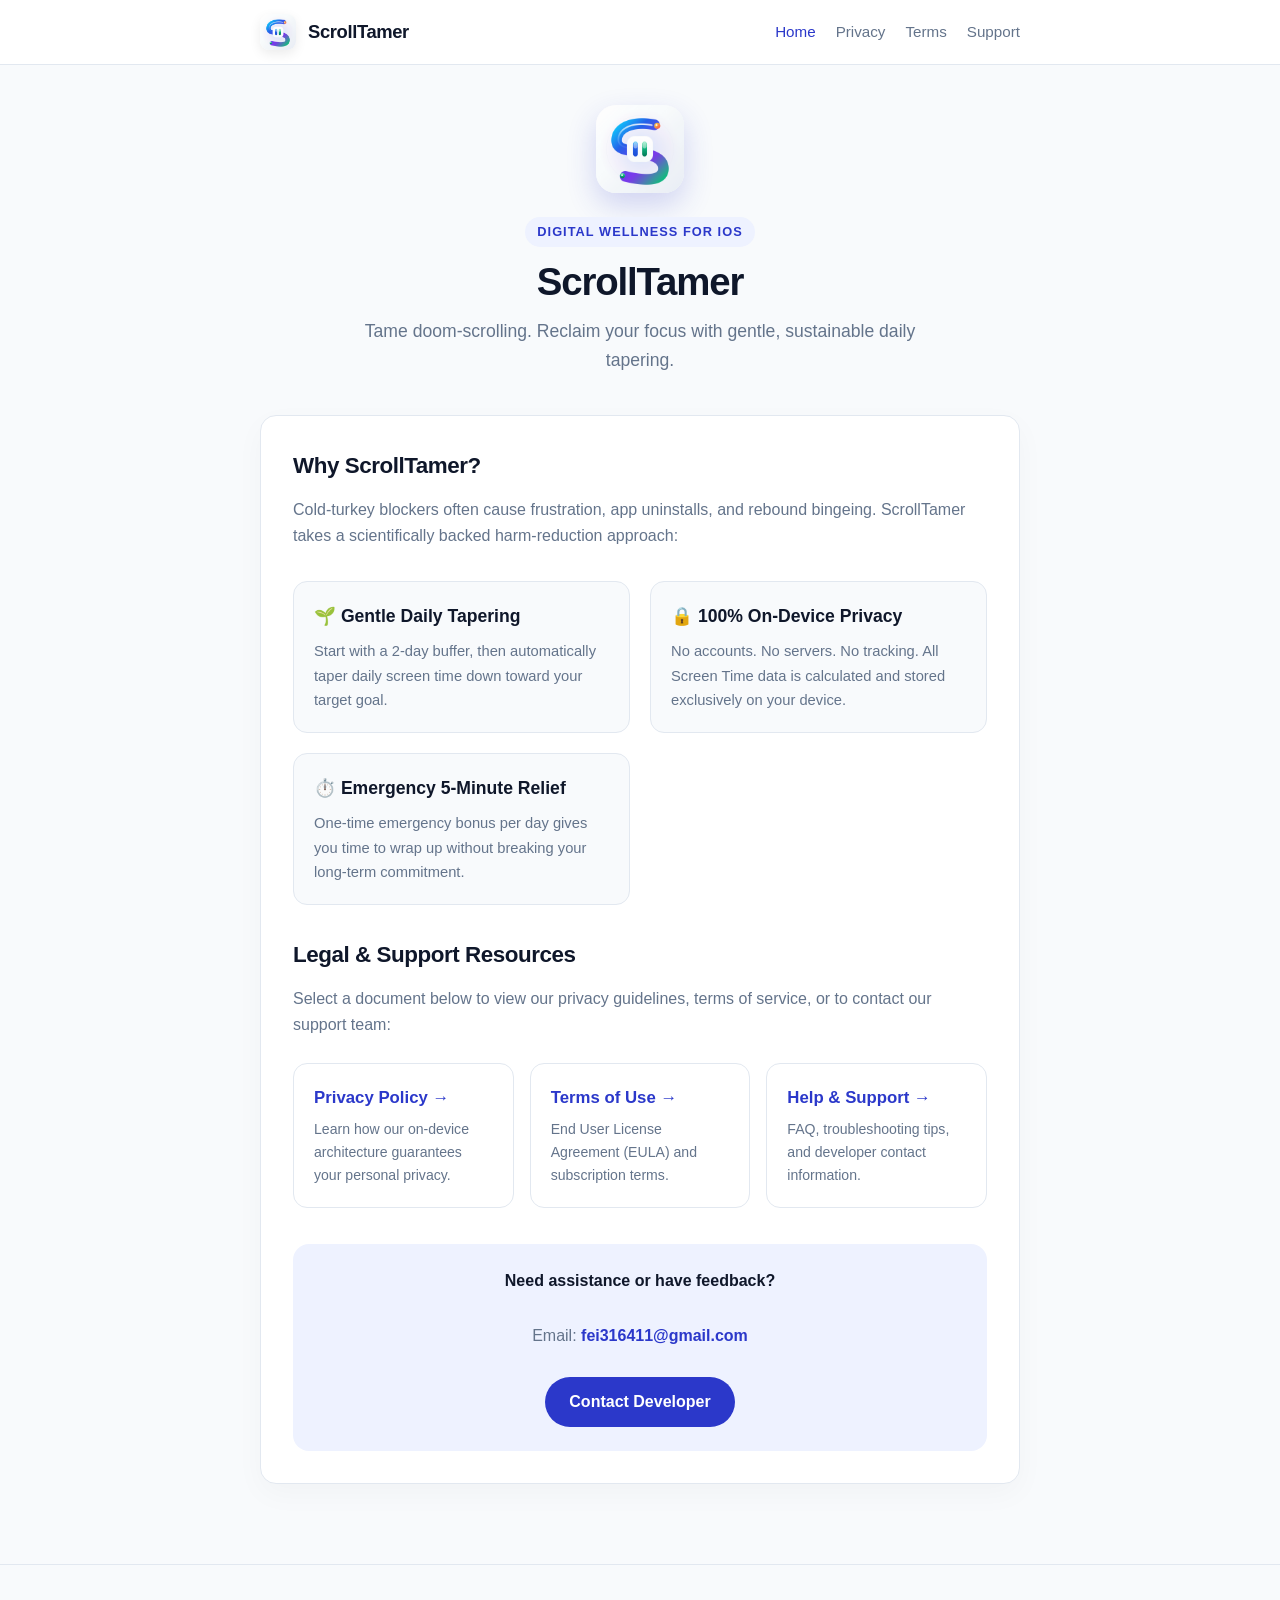
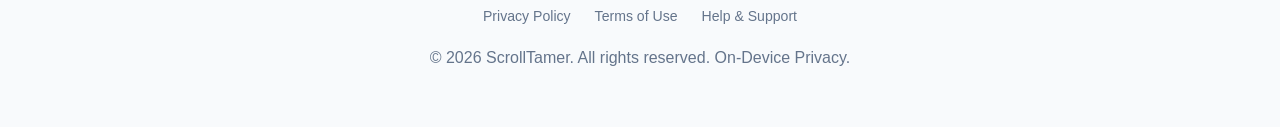
<file: index.html>
<!DOCTYPE html>
<html lang="en">
<head>
  <meta charset="UTF-8">
  <meta name="viewport" content="width=device-width, initial-scale=1.0">
  <title>ScrollTamer - Tame Doom-Scrolling. Build Lasting Habits.</title>
  <meta name="description" content="ScrollTamer is an iOS app that helps you reduce short-video habits through gentle daily tapering and 100% on-device privacy.">
  <link rel="icon" type="image/png" href="icon.png">
  <link rel="stylesheet" href="style.css?v=2">
  <style>
    .feature-grid {
      display: grid;
      grid-template-columns: repeat(auto-fit, minmax(240px, 1fr));
      gap: 20px;
      margin: 32px 0;
    }
    .feature-item {
      background: var(--bg);
      border: 1px solid var(--border);
      border-radius: 14px;
      padding: 20px;
    }
    .feature-item h3 {
      font-size: 1.1rem;
      font-weight: 700;
      color: var(--text);
      margin-bottom: 8px;
    }
    .feature-item p {
      font-size: 0.92rem;
      margin-bottom: 0;
    }
    .portal-links {
      display: grid;
      grid-template-columns: repeat(auto-fit, minmax(200px, 1fr));
      gap: 16px;
      margin-top: 24px;
    }
    .portal-card {
      display: block;
      padding: 20px;
      border: 1px solid var(--border);
      border-radius: 14px;
      text-decoration: none;
      background: var(--card);
      transition: all 0.15s ease;
    }
    .portal-card:hover {
      border-color: var(--brand);
      transform: translateY(-2px);
      box-shadow: 0 8px 20px rgba(0,0,0,0.04);
    }
    .portal-card h4 {
      font-size: 1.05rem;
      color: var(--brand);
      margin-bottom: 6px;
    }
    .portal-card p {
      font-size: 0.88rem;
      color: var(--text-muted);
      margin-bottom: 0;
    }
  </style>
</head>
<body>

  <header>
    <div class="nav-container">
      <a href="index.html" class="brand-link">
        <img src="icon.png" alt="ScrollTamer" class="brand-icon">
        <span>ScrollTamer</span>
      </a>
      <nav>
        <a href="index.html" class="active">Home</a>
        <a href="privacy.html">Privacy</a>
        <a href="terms.html">Terms</a>
        <a href="support.html">Support</a>
      </nav>
    </div>
  </header>

  <main>
    <div class="hero">
      <img src="icon.png" alt="ScrollTamer App Icon" style="width: 88px; height: 88px; border-radius: 20px; box-shadow: 0 12px 30px rgba(43,56,202,0.2); margin-bottom: 16px;">
      <br>
      <span class="badge">Digital Wellness for iOS</span>
      <h1>ScrollTamer</h1>
      <p class="subtitle">Tame doom-scrolling. Reclaim your focus with gentle, sustainable daily tapering.</p>
    </div>

    <div class="card">
      <h2>Why ScrollTamer?</h2>
      <p>Cold-turkey blockers often cause frustration, app uninstalls, and rebound bingeing. ScrollTamer takes a scientifically backed harm-reduction approach:</p>

      <div class="feature-grid">
        <div class="feature-item">
          <h3>🌱 Gentle Daily Tapering</h3>
          <p>Start with a 2-day buffer, then automatically taper daily screen time down toward your target goal.</p>
        </div>
        <div class="feature-item">
          <h3>🔒 100% On-Device Privacy</h3>
          <p>No accounts. No servers. No tracking. All Screen Time data is calculated and stored exclusively on your device.</p>
        </div>
        <div class="feature-item">
          <h3>⏱️ Emergency 5-Minute Relief</h3>
          <p>One-time emergency bonus per day gives you time to wrap up without breaking your long-term commitment.</p>
        </div>
      </div>

      <h2>Legal & Support Resources</h2>
      <p>Select a document below to view our privacy guidelines, terms of service, or to contact our support team:</p>

      <div class="portal-links">
        <a href="privacy.html" class="portal-card">
          <h4>Privacy Policy &rarr;</h4>
          <p>Learn how our on-device architecture guarantees your personal privacy.</p>
        </a>

        <a href="terms.html" class="portal-card">
          <h4>Terms of Use &rarr;</h4>
          <p>End User License Agreement (EULA) and subscription terms.</p>
        </a>

        <a href="support.html" class="portal-card">
          <h4>Help & Support &rarr;</h4>
          <p>FAQ, troubleshooting tips, and developer contact information.</p>
        </a>
      </div>

      <div class="contact-card" style="margin-top: 36px;">
        <p><strong>Need assistance or have feedback?</strong></p>
        <p>Email: <a href="mailto:fei316411@gmail.com" class="text-link">fei316411@gmail.com</a></p>
        <a href="mailto:fei316411@gmail.com" class="btn">Contact Developer</a>
      </div>
    </div>
  </main>

  <footer>
    <div class="footer-links">
      <a href="privacy.html">Privacy Policy</a>
      <a href="terms.html">Terms of Use</a>
      <a href="support.html">Help & Support</a>
    </div>
    <p>&copy; 2026 ScrollTamer. All rights reserved. On-Device Privacy.</p>
  </footer>

</body>
</html>
</file>
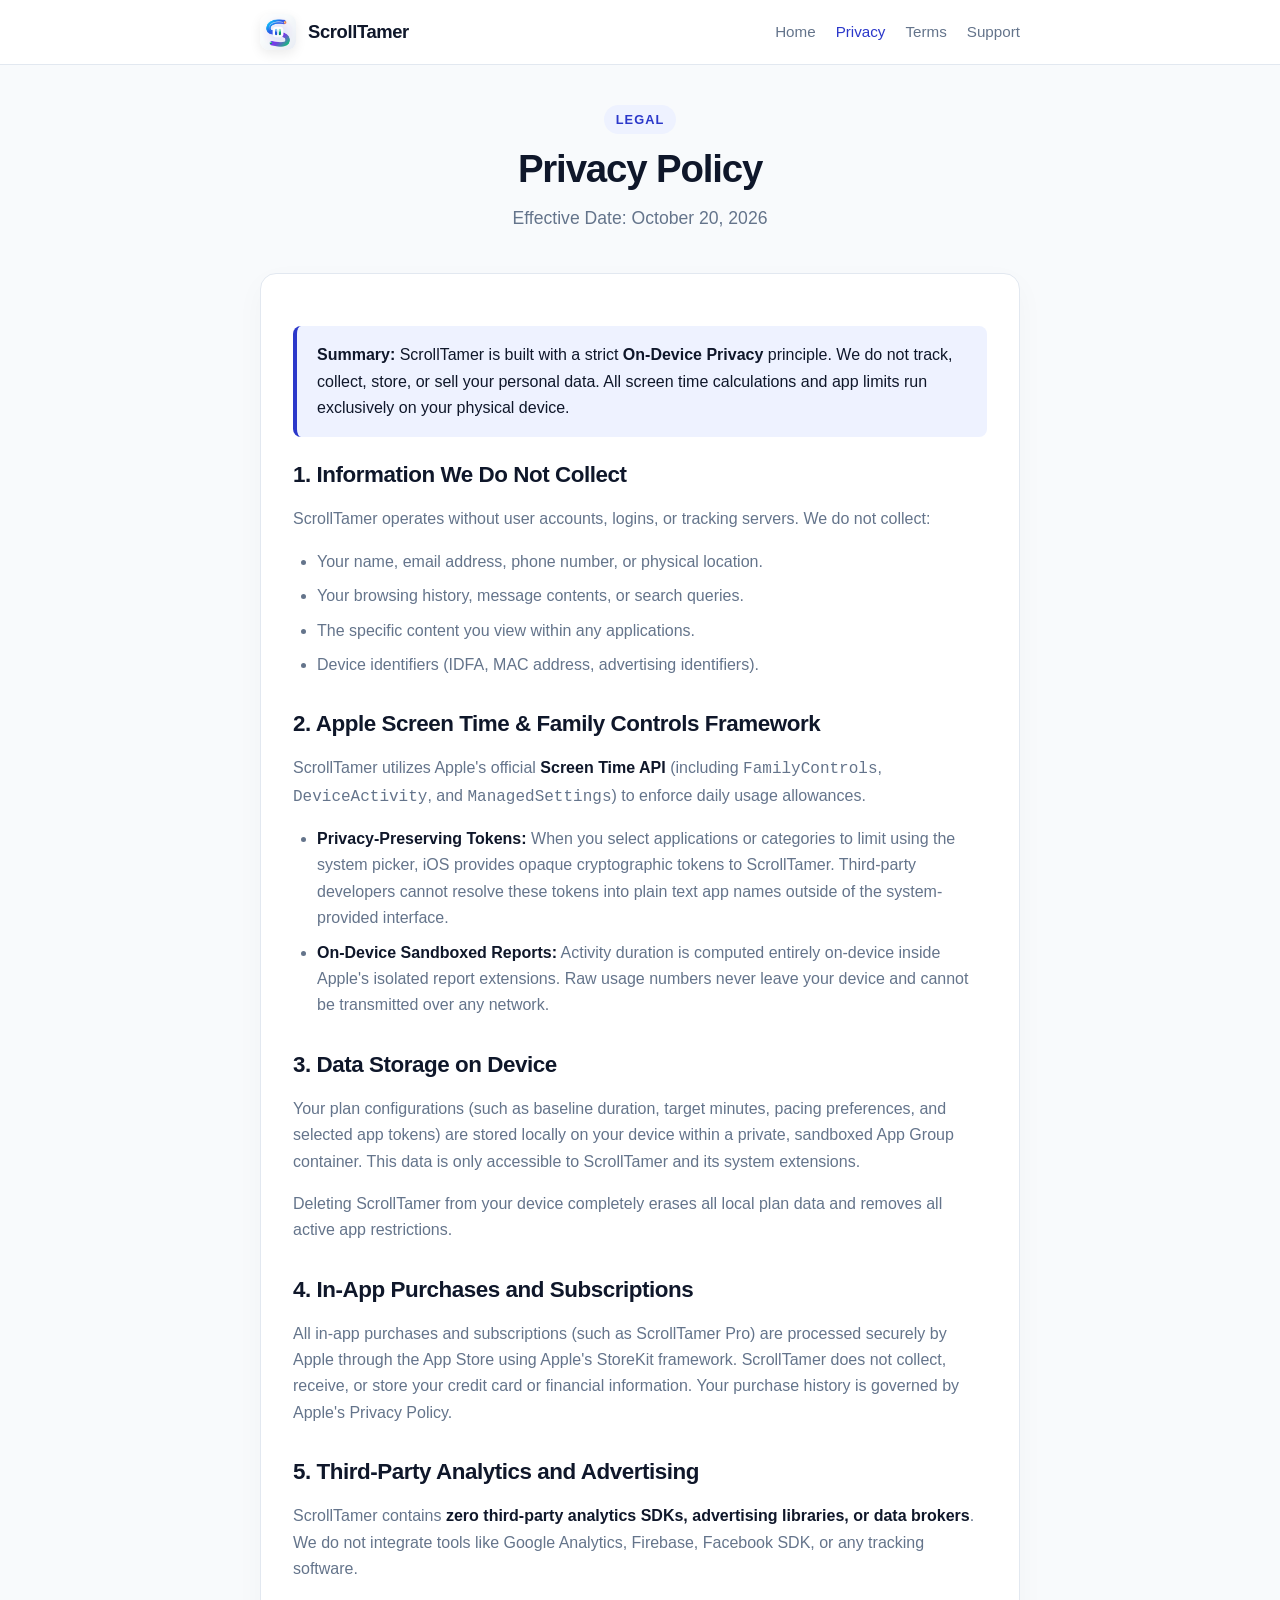
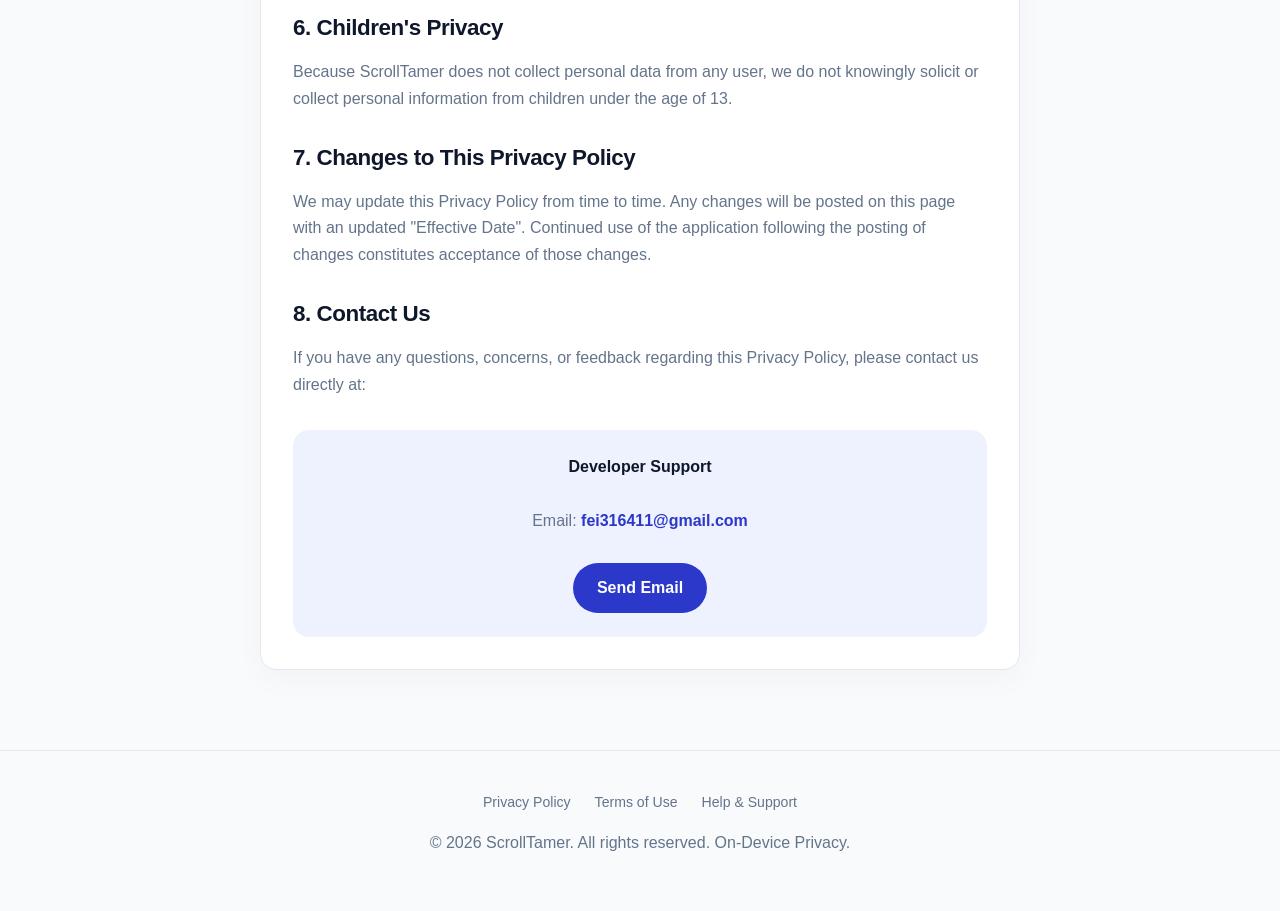
<file: privacy.html>
<!DOCTYPE html>
<html lang="en">
<head>
  <meta charset="UTF-8">
  <meta name="viewport" content="width=device-width, initial-scale=1.0">
  <title>Privacy Policy - ScrollTamer</title>
  <meta name="description" content="Privacy Policy for ScrollTamer - On-Device Privacy Screen Time Management">
  <link rel="icon" type="image/png" href="icon.png">
  <link rel="stylesheet" href="style.css?v=2">
</head>
<body>

  <header>
    <div class="nav-container">
      <a href="index.html" class="brand-link">
        <img src="icon.png" alt="ScrollTamer" class="brand-icon">
        <span>ScrollTamer</span>
      </a>
      <nav>
        <a href="index.html">Home</a>
        <a href="privacy.html" class="active">Privacy</a>
        <a href="terms.html">Terms</a>
        <a href="support.html">Support</a>
      </nav>
    </div>
  </header>

  <main>
    <div class="hero">
      <span class="badge">Legal</span>
      <h1>Privacy Policy</h1>
      <p class="subtitle">Effective Date: October 20, 2026</p>
    </div>

    <div class="card">
      <div class="highlight-box">
        <p><strong>Summary:</strong> ScrollTamer is built with a strict <strong>On-Device Privacy</strong> principle. We do not track, collect, store, or sell your personal data. All screen time calculations and app limits run exclusively on your physical device.</p>
      </div>

      <h2>1. Information We Do Not Collect</h2>
      <p>ScrollTamer operates without user accounts, logins, or tracking servers. We do not collect:</p>
      <ul>
        <li>Your name, email address, phone number, or physical location.</li>
        <li>Your browsing history, message contents, or search queries.</li>
        <li>The specific content you view within any applications.</li>
        <li>Device identifiers (IDFA, MAC address, advertising identifiers).</li>
      </ul>

      <h2>2. Apple Screen Time & Family Controls Framework</h2>
      <p>ScrollTamer utilizes Apple's official <strong>Screen Time API</strong> (including <code>FamilyControls</code>, <code>DeviceActivity</code>, and <code>ManagedSettings</code>) to enforce daily usage allowances.</p>
      <ul>
        <li><strong>Privacy-Preserving Tokens:</strong> When you select applications or categories to limit using the system picker, iOS provides opaque cryptographic tokens to ScrollTamer. Third-party developers cannot resolve these tokens into plain text app names outside of the system-provided interface.</li>
        <li><strong>On-Device Sandboxed Reports:</strong> Activity duration is computed entirely on-device inside Apple's isolated report extensions. Raw usage numbers never leave your device and cannot be transmitted over any network.</li>
      </ul>

      <h2>3. Data Storage on Device</h2>
      <p>Your plan configurations (such as baseline duration, target minutes, pacing preferences, and selected app tokens) are stored locally on your device within a private, sandboxed App Group container. This data is only accessible to ScrollTamer and its system extensions.</p>
      <p>Deleting ScrollTamer from your device completely erases all local plan data and removes all active app restrictions.</p>

      <h2>4. In-App Purchases and Subscriptions</h2>
      <p>All in-app purchases and subscriptions (such as ScrollTamer Pro) are processed securely by Apple through the App Store using Apple's StoreKit framework. ScrollTamer does not collect, receive, or store your credit card or financial information. Your purchase history is governed by Apple's Privacy Policy.</p>

      <h2>5. Third-Party Analytics and Advertising</h2>
      <p>ScrollTamer contains <strong>zero third-party analytics SDKs, advertising libraries, or data brokers</strong>. We do not integrate tools like Google Analytics, Firebase, Facebook SDK, or any tracking software.</p>

      <h2>6. Children's Privacy</h2>
      <p>Because ScrollTamer does not collect personal data from any user, we do not knowingly solicit or collect personal information from children under the age of 13.</p>

      <h2>7. Changes to This Privacy Policy</h2>
      <p>We may update this Privacy Policy from time to time. Any changes will be posted on this page with an updated "Effective Date". Continued use of the application following the posting of changes constitutes acceptance of those changes.</p>

      <h2>8. Contact Us</h2>
      <p>If you have any questions, concerns, or feedback regarding this Privacy Policy, please contact us directly at:</p>
      <div class="contact-card">
        <p><strong>Developer Support</strong></p>
        <p>Email: <a href="mailto:fei316411@gmail.com" class="text-link">fei316411@gmail.com</a></p>
        <a href="mailto:fei316411@gmail.com" class="btn">Send Email</a>
      </div>
    </div>
  </main>

  <footer>
    <div class="footer-links">
      <a href="privacy.html">Privacy Policy</a>
      <a href="terms.html">Terms of Use</a>
      <a href="support.html">Help & Support</a>
    </div>
    <p>&copy; 2026 ScrollTamer. All rights reserved. On-Device Privacy.</p>
  </footer>

</body>
</html>
</file>
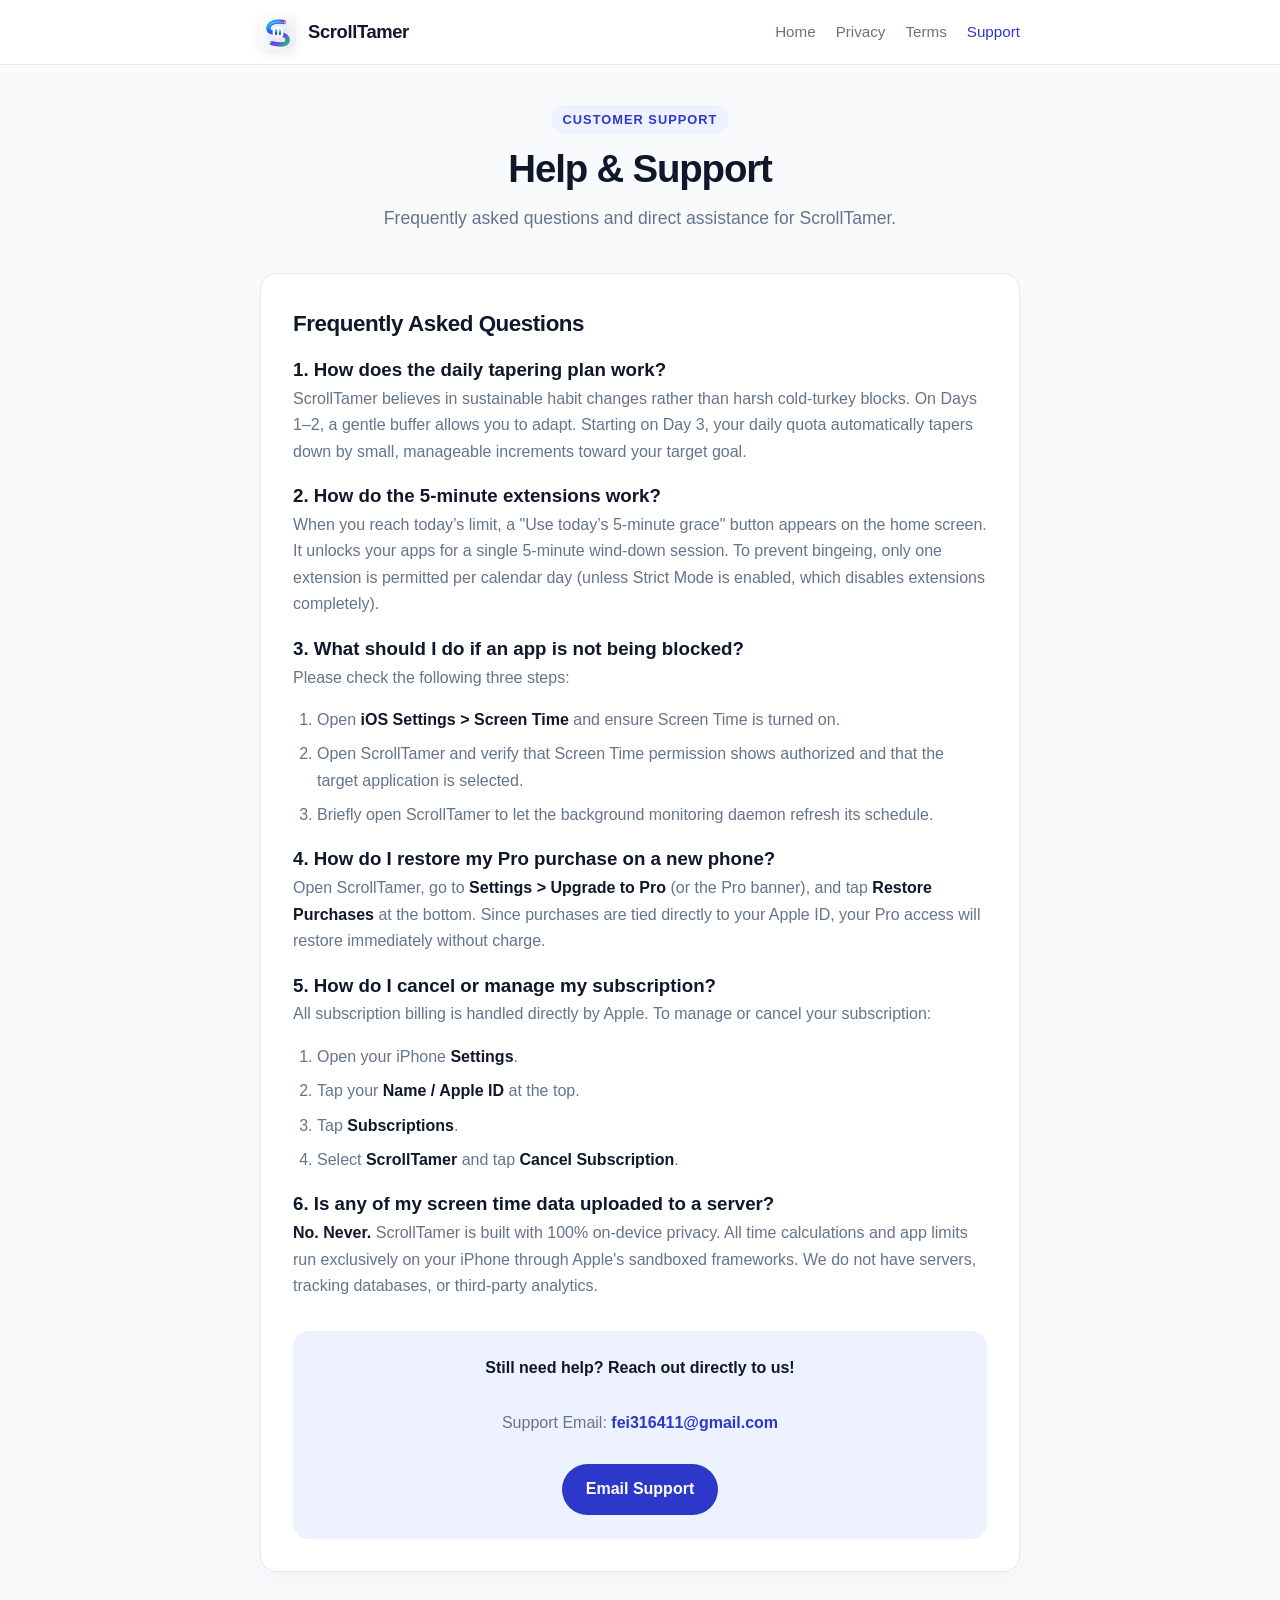
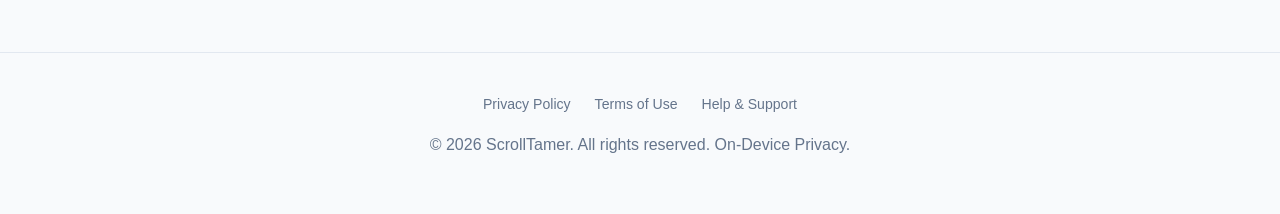
<file: support.html>
<!DOCTYPE html>
<html lang="en">
<head>
  <meta charset="UTF-8">
  <meta name="viewport" content="width=device-width, initial-scale=1.0">
  <title>Help & Support - ScrollTamer</title>
  <meta name="description" content="Help & Support, FAQ, and Contact information for ScrollTamer">
  <link rel="icon" type="image/png" href="icon.png">
  <link rel="stylesheet" href="style.css?v=2">
</head>
<body>

  <header>
    <div class="nav-container">
      <a href="index.html" class="brand-link">
        <img src="icon.png" alt="ScrollTamer" class="brand-icon">
        <span>ScrollTamer</span>
      </a>
      <nav>
        <a href="index.html">Home</a>
        <a href="privacy.html">Privacy</a>
        <a href="terms.html">Terms</a>
        <a href="support.html" class="active">Support</a>
      </nav>
    </div>
  </header>

  <main>
    <div class="hero">
      <span class="badge">Customer Support</span>
      <h1>Help & Support</h1>
      <p class="subtitle">Frequently asked questions and direct assistance for ScrollTamer.</p>
    </div>

    <div class="card">
      <h2>Frequently Asked Questions</h2>

      <h3>1. How does the daily tapering plan work?</h3>
      <p>ScrollTamer believes in sustainable habit changes rather than harsh cold-turkey blocks. On Days 1–2, a gentle buffer allows you to adapt. Starting on Day 3, your daily quota automatically tapers down by small, manageable increments toward your target goal.</p>

      <h3>2. How do the 5-minute extensions work?</h3>
      <p>When you reach today’s limit, a "Use today’s 5-minute grace" button appears on the home screen. It unlocks your apps for a single 5-minute wind-down session. To prevent bingeing, only one extension is permitted per calendar day (unless Strict Mode is enabled, which disables extensions completely).</p>

      <h3>3. What should I do if an app is not being blocked?</h3>
      <p>Please check the following three steps:</p>
      <ol>
        <li>Open <strong>iOS Settings &gt; Screen Time</strong> and ensure Screen Time is turned on.</li>
        <li>Open ScrollTamer and verify that Screen Time permission shows authorized and that the target application is selected.</li>
        <li>Briefly open ScrollTamer to let the background monitoring daemon refresh its schedule.</li>
      </ol>

      <h3>4. How do I restore my Pro purchase on a new phone?</h3>
      <p>Open ScrollTamer, go to <strong>Settings &gt; Upgrade to Pro</strong> (or the Pro banner), and tap <strong>Restore Purchases</strong> at the bottom. Since purchases are tied directly to your Apple ID, your Pro access will restore immediately without charge.</p>

      <h3>5. How do I cancel or manage my subscription?</h3>
      <p>All subscription billing is handled directly by Apple. To manage or cancel your subscription:</p>
      <ol>
        <li>Open your iPhone <strong>Settings</strong>.</li>
        <li>Tap your <strong>Name / Apple ID</strong> at the top.</li>
        <li>Tap <strong>Subscriptions</strong>.</li>
        <li>Select <strong>ScrollTamer</strong> and tap <strong>Cancel Subscription</strong>.</li>
      </ol>

      <h3>6. Is any of my screen time data uploaded to a server?</h3>
      <p><strong>No. Never.</strong> ScrollTamer is built with 100% on-device privacy. All time calculations and app limits run exclusively on your iPhone through Apple's sandboxed frameworks. We do not have servers, tracking databases, or third-party analytics.</p>

      <div class="contact-card">
        <p><strong>Still need help? Reach out directly to us!</strong></p>
        <p>Support Email: <a href="mailto:fei316411@gmail.com" class="text-link">fei316411@gmail.com</a></p>
        <a href="mailto:fei316411@gmail.com?subject=ScrollTamer%20Support%20Request" class="btn">Email Support</a>
      </div>
    </div>
  </main>

  <footer>
    <div class="footer-links">
      <a href="privacy.html">Privacy Policy</a>
      <a href="terms.html">Terms of Use</a>
      <a href="support.html">Help & Support</a>
    </div>
    <p>&copy; 2026 ScrollTamer. All rights reserved. On-Device Privacy.</p>
  </footer>

</body>
</html>
</file>
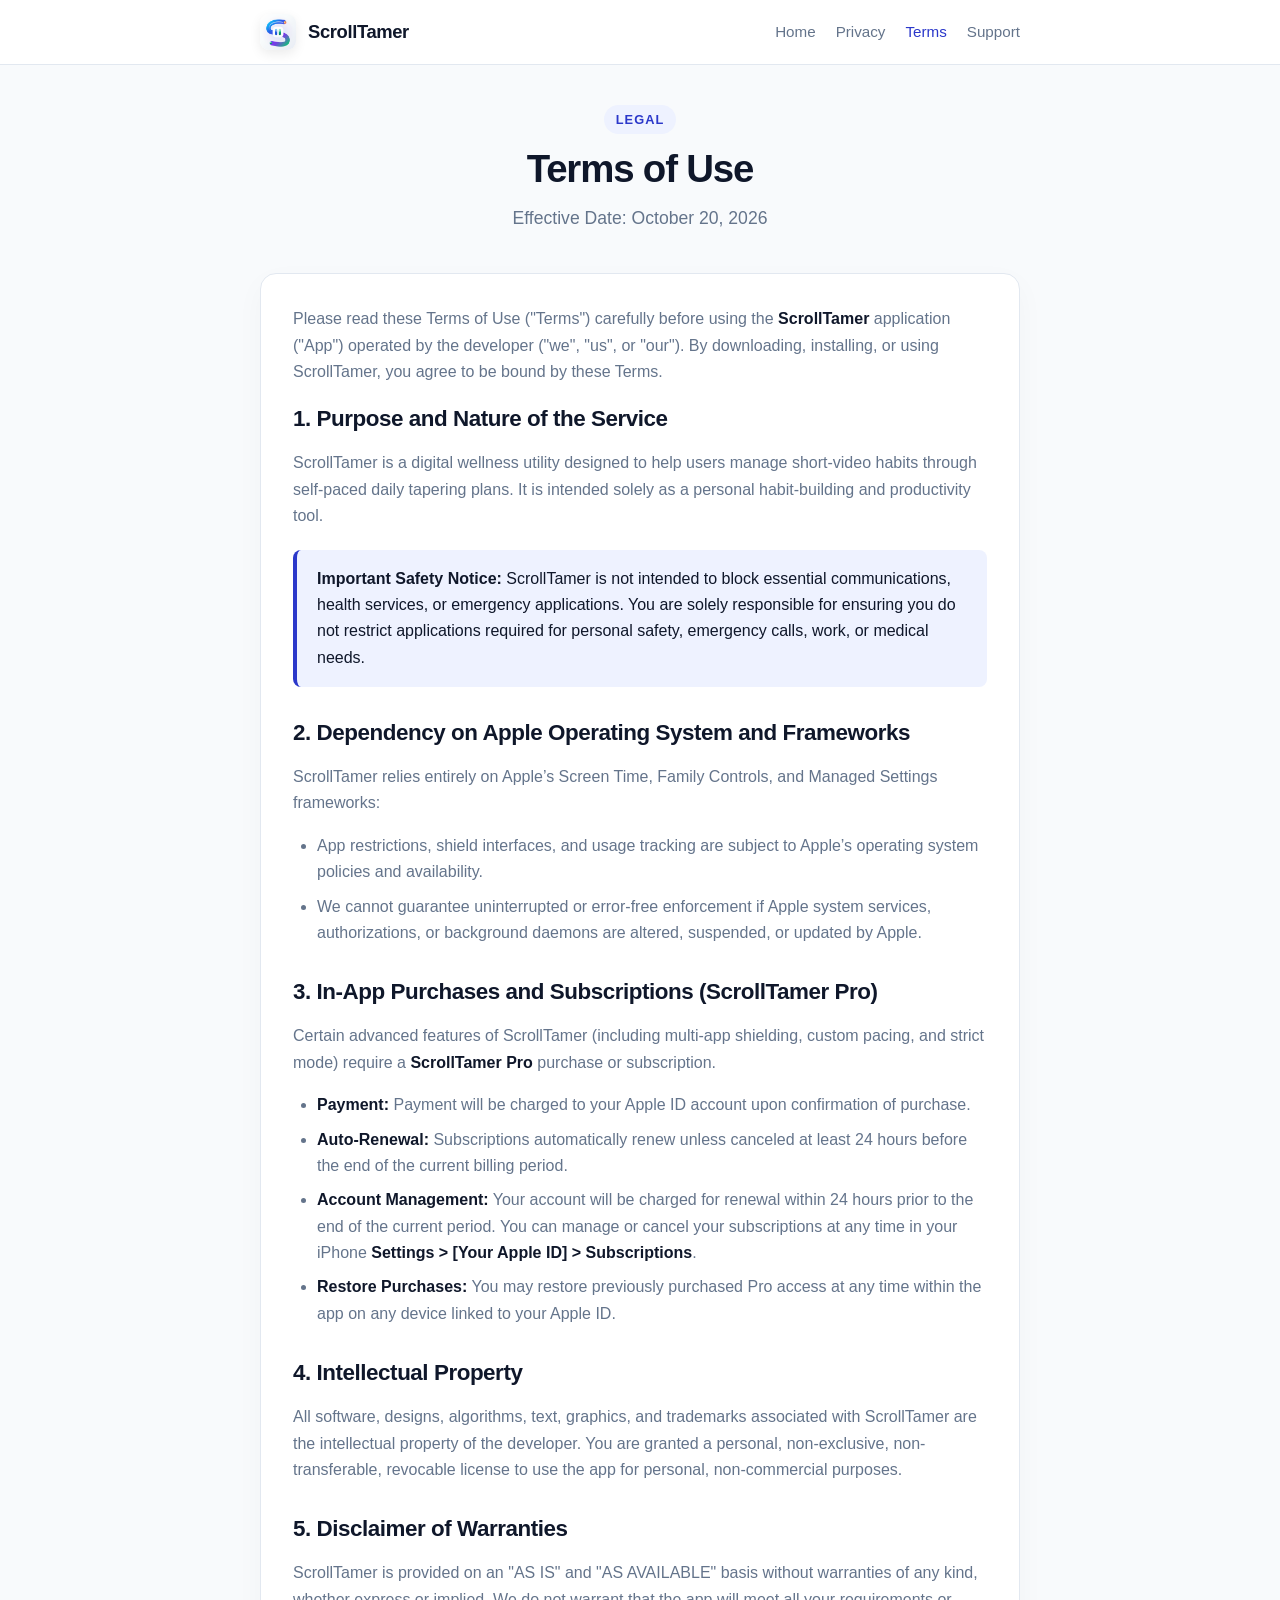
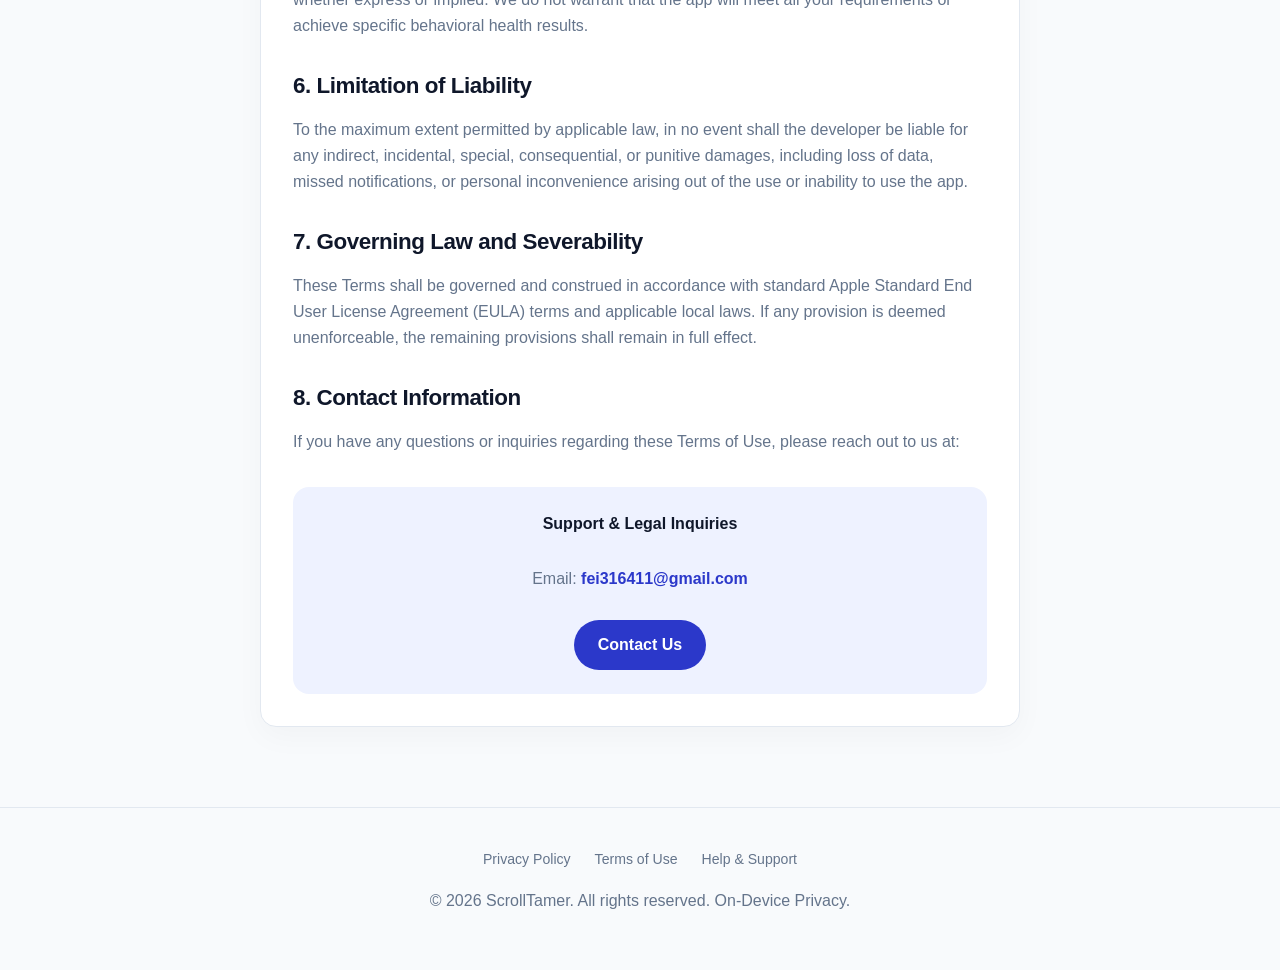
<file: terms.html>
<!DOCTYPE html>
<html lang="en">
<head>
  <meta charset="UTF-8">
  <meta name="viewport" content="width=device-width, initial-scale=1.0">
  <title>Terms of Use - ScrollTamer</title>
  <meta name="description" content="Terms of Use and End User License Agreement for ScrollTamer">
  <link rel="icon" type="image/png" href="icon.png">
  <link rel="stylesheet" href="style.css?v=2">
</head>
<body>

  <header>
    <div class="nav-container">
      <a href="index.html" class="brand-link">
        <img src="icon.png" alt="ScrollTamer" class="brand-icon">
        <span>ScrollTamer</span>
      </a>
      <nav>
        <a href="index.html">Home</a>
        <a href="privacy.html">Privacy</a>
        <a href="terms.html" class="active">Terms</a>
        <a href="support.html">Support</a>
      </nav>
    </div>
  </header>

  <main>
    <div class="hero">
      <span class="badge">Legal</span>
      <h1>Terms of Use</h1>
      <p class="subtitle">Effective Date: October 20, 2026</p>
    </div>

    <div class="card">
      <p>Please read these Terms of Use ("Terms") carefully before using the <strong>ScrollTamer</strong> application ("App") operated by the developer ("we", "us", or "our"). By downloading, installing, or using ScrollTamer, you agree to be bound by these Terms.</p>

      <h2>1. Purpose and Nature of the Service</h2>
      <p>ScrollTamer is a digital wellness utility designed to help users manage short-video habits through self-paced daily tapering plans. It is intended solely as a personal habit-building and productivity tool.</p>
      <div class="highlight-box">
        <p><strong>Important Safety Notice:</strong> ScrollTamer is not intended to block essential communications, health services, or emergency applications. You are solely responsible for ensuring you do not restrict applications required for personal safety, emergency calls, work, or medical needs.</p>
      </div>

      <h2>2. Dependency on Apple Operating System and Frameworks</h2>
      <p>ScrollTamer relies entirely on Apple’s Screen Time, Family Controls, and Managed Settings frameworks:</p>
      <ul>
        <li>App restrictions, shield interfaces, and usage tracking are subject to Apple’s operating system policies and availability.</li>
        <li>We cannot guarantee uninterrupted or error-free enforcement if Apple system services, authorizations, or background daemons are altered, suspended, or updated by Apple.</li>
      </ul>

      <h2>3. In-App Purchases and Subscriptions (ScrollTamer Pro)</h2>
      <p>Certain advanced features of ScrollTamer (including multi-app shielding, custom pacing, and strict mode) require a <strong>ScrollTamer Pro</strong> purchase or subscription.</p>
      <ul>
        <li><strong>Payment:</strong> Payment will be charged to your Apple ID account upon confirmation of purchase.</li>
        <li><strong>Auto-Renewal:</strong> Subscriptions automatically renew unless canceled at least 24 hours before the end of the current billing period.</li>
        <li><strong>Account Management:</strong> Your account will be charged for renewal within 24 hours prior to the end of the current period. You can manage or cancel your subscriptions at any time in your iPhone <strong>Settings &gt; [Your Apple ID] &gt; Subscriptions</strong>.</li>
        <li><strong>Restore Purchases:</strong> You may restore previously purchased Pro access at any time within the app on any device linked to your Apple ID.</li>
      </ul>

      <h2>4. Intellectual Property</h2>
      <p>All software, designs, algorithms, text, graphics, and trademarks associated with ScrollTamer are the intellectual property of the developer. You are granted a personal, non-exclusive, non-transferable, revocable license to use the app for personal, non-commercial purposes.</p>

      <h2>5. Disclaimer of Warranties</h2>
      <p>ScrollTamer is provided on an "AS IS" and "AS AVAILABLE" basis without warranties of any kind, whether express or implied. We do not warrant that the app will meet all your requirements or achieve specific behavioral health results.</p>

      <h2>6. Limitation of Liability</h2>
      <p>To the maximum extent permitted by applicable law, in no event shall the developer be liable for any indirect, incidental, special, consequential, or punitive damages, including loss of data, missed notifications, or personal inconvenience arising out of the use or inability to use the app.</p>

      <h2>7. Governing Law and Severability</h2>
      <p>These Terms shall be governed and construed in accordance with standard Apple Standard End User License Agreement (EULA) terms and applicable local laws. If any provision is deemed unenforceable, the remaining provisions shall remain in full effect.</p>

      <h2>8. Contact Information</h2>
      <p>If you have any questions or inquiries regarding these Terms of Use, please reach out to us at:</p>
      <div class="contact-card">
        <p><strong>Support & Legal Inquiries</strong></p>
        <p>Email: <a href="mailto:fei316411@gmail.com" class="text-link">fei316411@gmail.com</a></p>
        <a href="mailto:fei316411@gmail.com" class="btn">Contact Us</a>
      </div>
    </div>
  </main>

  <footer>
    <div class="footer-links">
      <a href="privacy.html">Privacy Policy</a>
      <a href="terms.html">Terms of Use</a>
      <a href="support.html">Help & Support</a>
    </div>
    <p>&copy; 2026 ScrollTamer. All rights reserved. On-Device Privacy.</p>
  </footer>

</body>
</html>
</file>
<file: style.css>
:root {
  --brand: #2B38CA;
  --brand-light: #EEF2FF;
  --accent: #4F46E5;
  --success: #10B981;
  --bg: #F8FAFC;
  --card: #FFFFFF;
  --text: #0F172A;
  --text-muted: #64748B;
  --border: #E2E8F0;
  --radius: 16px;
  --max-w: 800px;
}

@media (prefers-color-scheme: dark) {
  :root {
    --brand: #6366F1;
    --brand-light: #1E1B4B;
    --accent: #818CF8;
    --success: #34D399;
    --bg: #0B0F19;
    --card: #151C2C;
    --text: #F8FAFC;
    --text-muted: #94A3B8;
    --border: #1E293B;
  }
}

* {
  box-sizing: border-box;
  margin: 0;
  padding: 0;
}

html, body {
  overflow-x: hidden;
}

body {
  font-family: -apple-system, BlinkMacSystemFont, "SF Pro Text", "SF Pro Display", "Segoe UI", Roboto, Helvetica, Arial, sans-serif;
  background-color: var(--bg);
  color: var(--text);
  line-height: 1.65;
  -webkit-font-smoothing: antialiased;
}

header {
  border-bottom: 1px solid var(--border);
  background-color: var(--card);
  position: sticky;
  top: 0;
  z-index: 50;
  backdrop-filter: blur(12px);
  -webkit-backdrop-filter: blur(12px);
}

.nav-container {
  max-width: var(--max-w);
  margin: 0 auto;
  padding: 14px 20px;
  display: flex;
  align-items: center;
  justify-content: space-between;
  flex-wrap: wrap;
  gap: 12px 20px;
}

.brand-link {
  display: flex;
  align-items: center;
  gap: 12px;
  text-decoration: none;
  color: var(--text);
  font-weight: 700;
  font-size: 1.15rem;
  letter-spacing: -0.02em;
  flex-shrink: 0;
  white-space: nowrap;
}

.brand-icon {
  width: 36px;
  height: 36px;
  border-radius: 9px;
  box-shadow: 0 4px 12px rgba(0,0,0,0.08);
  flex-shrink: 0;
}

nav {
  display: flex;
  align-items: center;
  flex-wrap: wrap;
  gap: 20px;
}

nav a {
  text-decoration: none;
  color: var(--text-muted);
  font-size: 0.95rem;
  font-weight: 500;
  white-space: nowrap;
  transition: color 0.15s ease;
}

nav a:hover, nav a.active {
  color: var(--brand);
}

main {
  max-width: var(--max-w);
  margin: 40px auto 80px auto;
  padding: 0 20px;
}

.hero {
  text-align: center;
  margin-bottom: 40px;
}

.badge {
  display: inline-block;
  padding: 4px 12px;
  border-radius: 999px;
  background: var(--brand-light);
  color: var(--brand);
  font-size: 0.8rem;
  font-weight: 700;
  letter-spacing: 0.08em;
  text-transform: uppercase;
  margin-bottom: 12px;
}

h1 {
  font-size: 2.4rem;
  font-weight: 800;
  letter-spacing: -0.03em;
  margin-bottom: 12px;
  line-height: 1.2;
}

.subtitle {
  color: var(--text-muted);
  font-size: 1.1rem;
  max-width: 600px;
  margin: 0 auto;
}

.card {
  background: var(--card);
  border: 1px solid var(--border);
  border-radius: var(--radius);
  padding: 32px;
  box-shadow: 0 10px 30px rgba(0, 0, 0, 0.03);
  margin-bottom: 24px;
}

h2 {
  font-size: 1.4rem;
  font-weight: 700;
  letter-spacing: -0.02em;
  margin-top: 28px;
  margin-bottom: 12px;
  color: var(--text);
}

h2:first-of-type {
  margin-top: 0;
}

p, ul, ol {
  color: var(--text-muted);
  margin-bottom: 16px;
  font-size: 1rem;
}

ul, ol {
  padding-left: 24px;
}

li {
  margin-bottom: 8px;
}

strong {
  color: var(--text);
}

.highlight-box {
  background: var(--brand-light);
  border-left: 4px solid var(--brand);
  border-radius: 8px;
  padding: 16px 20px;
  margin: 20px 0;
  color: var(--text);
  font-size: 0.95rem;
}

.highlight-box p {
  color: var(--text);
  margin-bottom: 0;
}

a.text-link {
  color: var(--brand);
  text-decoration: none;
  font-weight: 600;
}

a.text-link:hover {
  text-decoration: underline;
}

.contact-card {
  display: flex;
  flex-direction: column;
  gap: 12px;
  padding: 24px;
  background: var(--brand-light);
  border-radius: var(--radius);
  margin-top: 32px;
  text-align: center;
  align-items: center;
}

.btn {
  display: inline-flex;
  align-items: center;
  gap: 8px;
  padding: 12px 24px;
  background: var(--brand);
  color: #FFFFFF !important;
  font-weight: 600;
  text-decoration: none;
  border-radius: 999px;
  transition: opacity 0.15s ease;
}

.btn:hover {
  opacity: 0.9;
}

footer {
  border-top: 1px solid var(--border);
  padding: 40px 20px;
  text-align: center;
  color: var(--text-muted);
  font-size: 0.88rem;
}

.footer-links {
  display: flex;
  justify-content: center;
  gap: 24px;
  margin-bottom: 16px;
}

.footer-links a {
  color: var(--text-muted);
  text-decoration: none;
}

.footer-links a:hover {
  color: var(--brand);
}

@media (max-width: 600px) {
  .nav-container {
    padding: 12px 16px;
    gap: 10px 14px;
  }

  .brand-link {
    gap: 8px;
    font-size: 1.02rem;
  }

  .brand-icon {
    width: 28px;
    height: 28px;
    border-radius: 7px;
  }

  nav {
    gap: 12px;
  }

  nav a {
    font-size: 0.875rem;
  }

  main {
    margin: 28px auto 56px auto;
    padding: 0 16px;
  }

  h1 {
    font-size: 1.9rem;
  }

  .card {
    padding: 22px 18px;
  }
}
</file>
